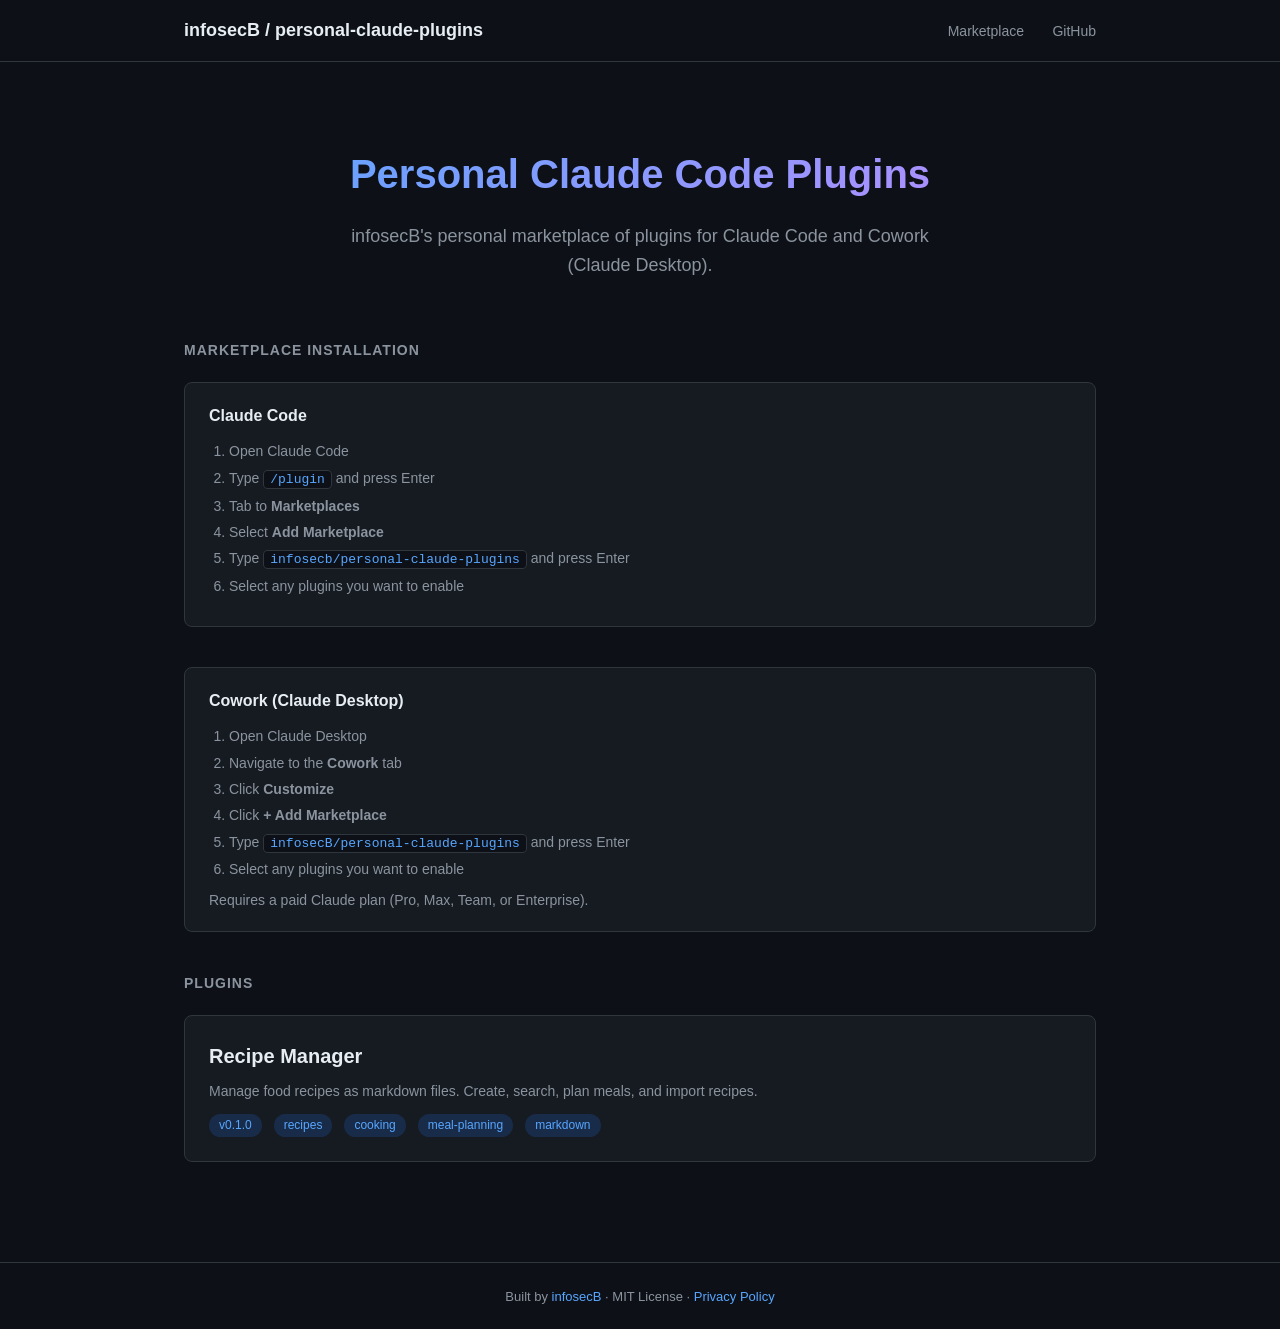
<file: docs/index.html>
<!DOCTYPE html>
<html lang="en">
<head>
  <meta charset="UTF-8">
  <meta name="viewport" content="width=device-width, initial-scale=1.0">
  <title>infosecB's Personal Claude Code Plugins</title>
  <link rel="stylesheet" href="style.css">
</head>
<body>
  <header>
    <div class="container">
      <a href="./" class="logo">infosecB / personal-claude-plugins</a>
      <nav>
        <a href="./">Marketplace</a>
        <a href="https://github.com/infosecB/personal-claude-plugins">GitHub</a>
      </nav>
    </div>
  </header>

  <main class="container">
    <div class="hero">
      <h1>Personal Claude Code Plugins</h1>
      <p>infosecB's personal marketplace of plugins for Claude Code and Cowork (Claude Desktop).</p>
    </div>

    <div class="section-title">Marketplace Installation</div>
    <div class="install-box">
      <h3>Claude Code</h3>
      <ol>
        <li>Open Claude Code</li>
        <li>Type <code>/plugin</code> and press Enter</li>
        <li>Tab to <strong>Marketplaces</strong></li>
        <li>Select <strong>Add Marketplace</strong></li>
        <li>Type <code>infosecb/personal-claude-plugins</code> and press Enter</li>
        <li>Select any plugins you want to enable</li>
      </ol>
    </div>
    <div class="install-box">
      <h3>Cowork (Claude Desktop)</h3>
      <ol>
        <li>Open Claude Desktop</li>
        <li>Navigate to the <strong>Cowork</strong> tab</li>
        <li>Click <strong>Customize</strong></li>
        <li>Click <strong>+ Add Marketplace</strong></li>
        <li>Type <code>infosecB/personal-claude-plugins</code> and press Enter</li>
        <li>Select any plugins you want to enable</li>
      </ol>
      <p>Requires a paid Claude plan (Pro, Max, Team, or Enterprise).</p>
    </div>

    <div class="section-title">Plugins</div>
    <div class="plugin-grid">
      <div class="plugin-card">
        <h3><a href="recipe-manager.html">Recipe Manager</a></h3>
        <p>Manage food recipes as markdown files. Create, search, plan meals, and import recipes.</p>
        <div class="plugin-meta">
          <span class="tag">v0.1.0</span>
          <span class="tag">recipes</span>
          <span class="tag">cooking</span>
          <span class="tag">meal-planning</span>
          <span class="tag">markdown</span>
        </div>
      </div>
    </div>
  </main>

  <footer>
    <div class="container">
      Built by <a href="https://github.com/infosecB">infosecB</a> &middot; MIT License &middot; <a href="privacy.html">Privacy Policy</a>
    </div>
  </footer>
</body>
</html>
</file>
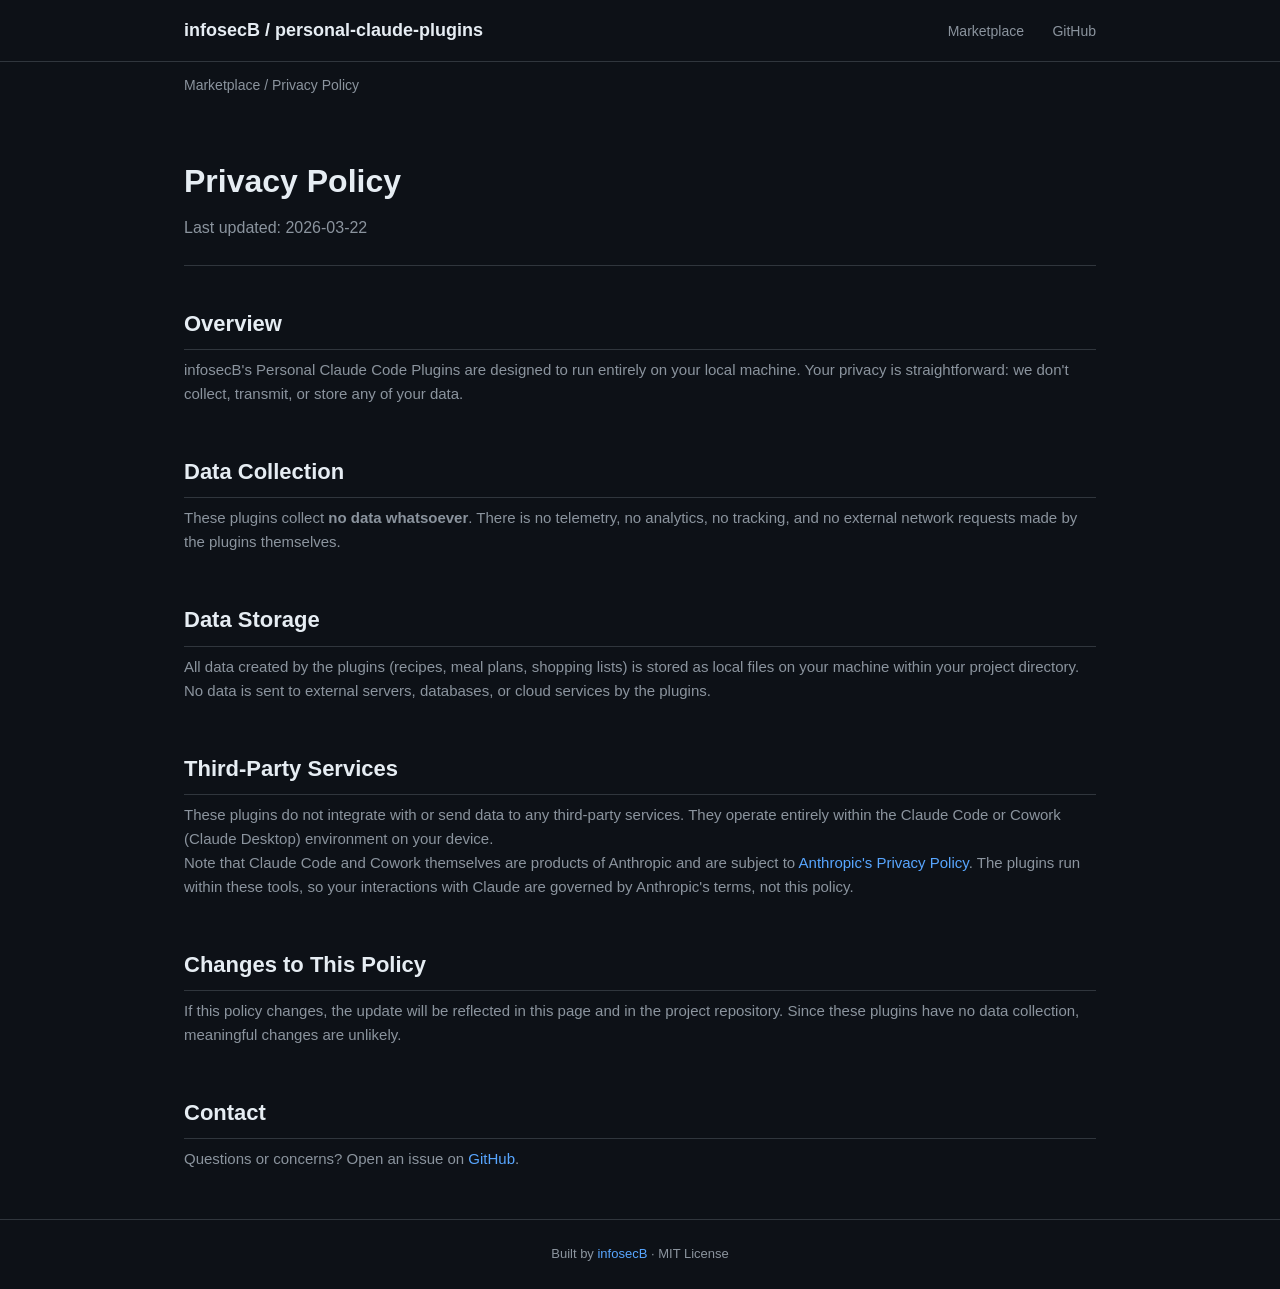
<file: docs/privacy.html>
<!DOCTYPE html>
<html lang="en">
<head>
  <meta charset="UTF-8">
  <meta name="viewport" content="width=device-width, initial-scale=1.0">
  <title>Privacy Policy - infosecB's Personal Claude Code Plugins</title>
  <link rel="stylesheet" href="style.css">
</head>
<body>
  <header>
    <div class="container">
      <a href="./" class="logo">infosecB / personal-claude-plugins</a>
      <nav>
        <a href="./">Marketplace</a>
        <a href="https://github.com/infosecB/personal-claude-plugins">GitHub</a>
      </nav>
    </div>
  </header>

  <main class="container">
    <div class="breadcrumb">
      <a href="./">Marketplace</a> / Privacy Policy
    </div>

    <div class="page-header">
      <h1>Privacy Policy</h1>
      <p>Last updated: 2026-03-22</p>
    </div>

    <div class="skill-section">
      <h2>Overview</h2>
      <p>infosecB's Personal Claude Code Plugins are designed to run entirely on your local machine. Your privacy is straightforward: we don't collect, transmit, or store any of your data.</p>
    </div>

    <div class="skill-section">
      <h2>Data Collection</h2>
      <p>These plugins collect <strong>no data whatsoever</strong>. There is no telemetry, no analytics, no tracking, and no external network requests made by the plugins themselves.</p>
    </div>

    <div class="skill-section">
      <h2>Data Storage</h2>
      <p>All data created by the plugins (recipes, meal plans, shopping lists) is stored as local files on your machine within your project directory. No data is sent to external servers, databases, or cloud services by the plugins.</p>
    </div>

    <div class="skill-section">
      <h2>Third-Party Services</h2>
      <p>These plugins do not integrate with or send data to any third-party services. They operate entirely within the Claude Code or Cowork (Claude Desktop) environment on your device.</p>
      <p>Note that Claude Code and Cowork themselves are products of Anthropic and are subject to <a href="https://www.anthropic.com/privacy">Anthropic's Privacy Policy</a>. The plugins run within these tools, so your interactions with Claude are governed by Anthropic's terms, not this policy.</p>
    </div>

    <div class="skill-section">
      <h2>Changes to This Policy</h2>
      <p>If this policy changes, the update will be reflected in this page and in the project repository. Since these plugins have no data collection, meaningful changes are unlikely.</p>
    </div>

    <div class="skill-section">
      <h2>Contact</h2>
      <p>Questions or concerns? Open an issue on <a href="https://github.com/infosecB/personal-claude-plugins/issues">GitHub</a>.</p>
    </div>
  </main>

  <footer>
    <div class="container">
      Built by <a href="https://github.com/infosecB">infosecB</a> &middot; MIT License
    </div>
  </footer>
</body>
</html>
</file>
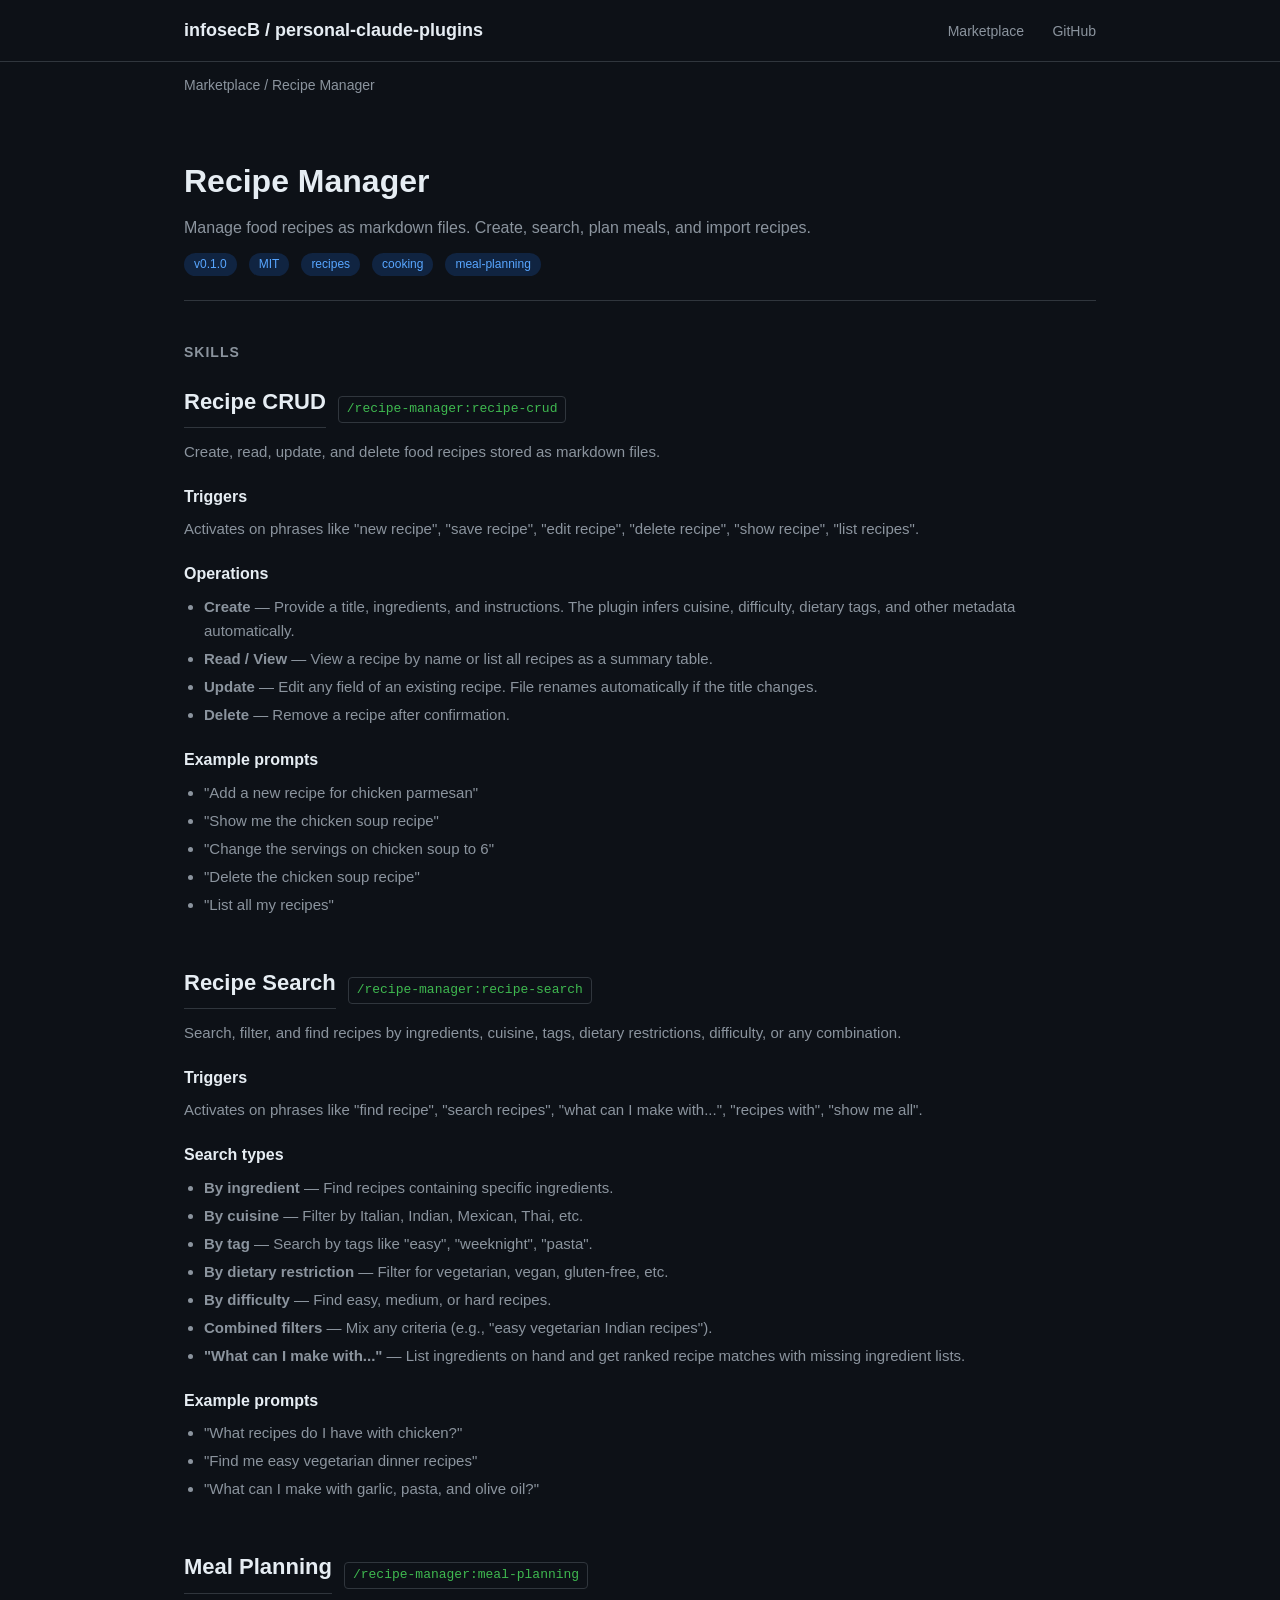
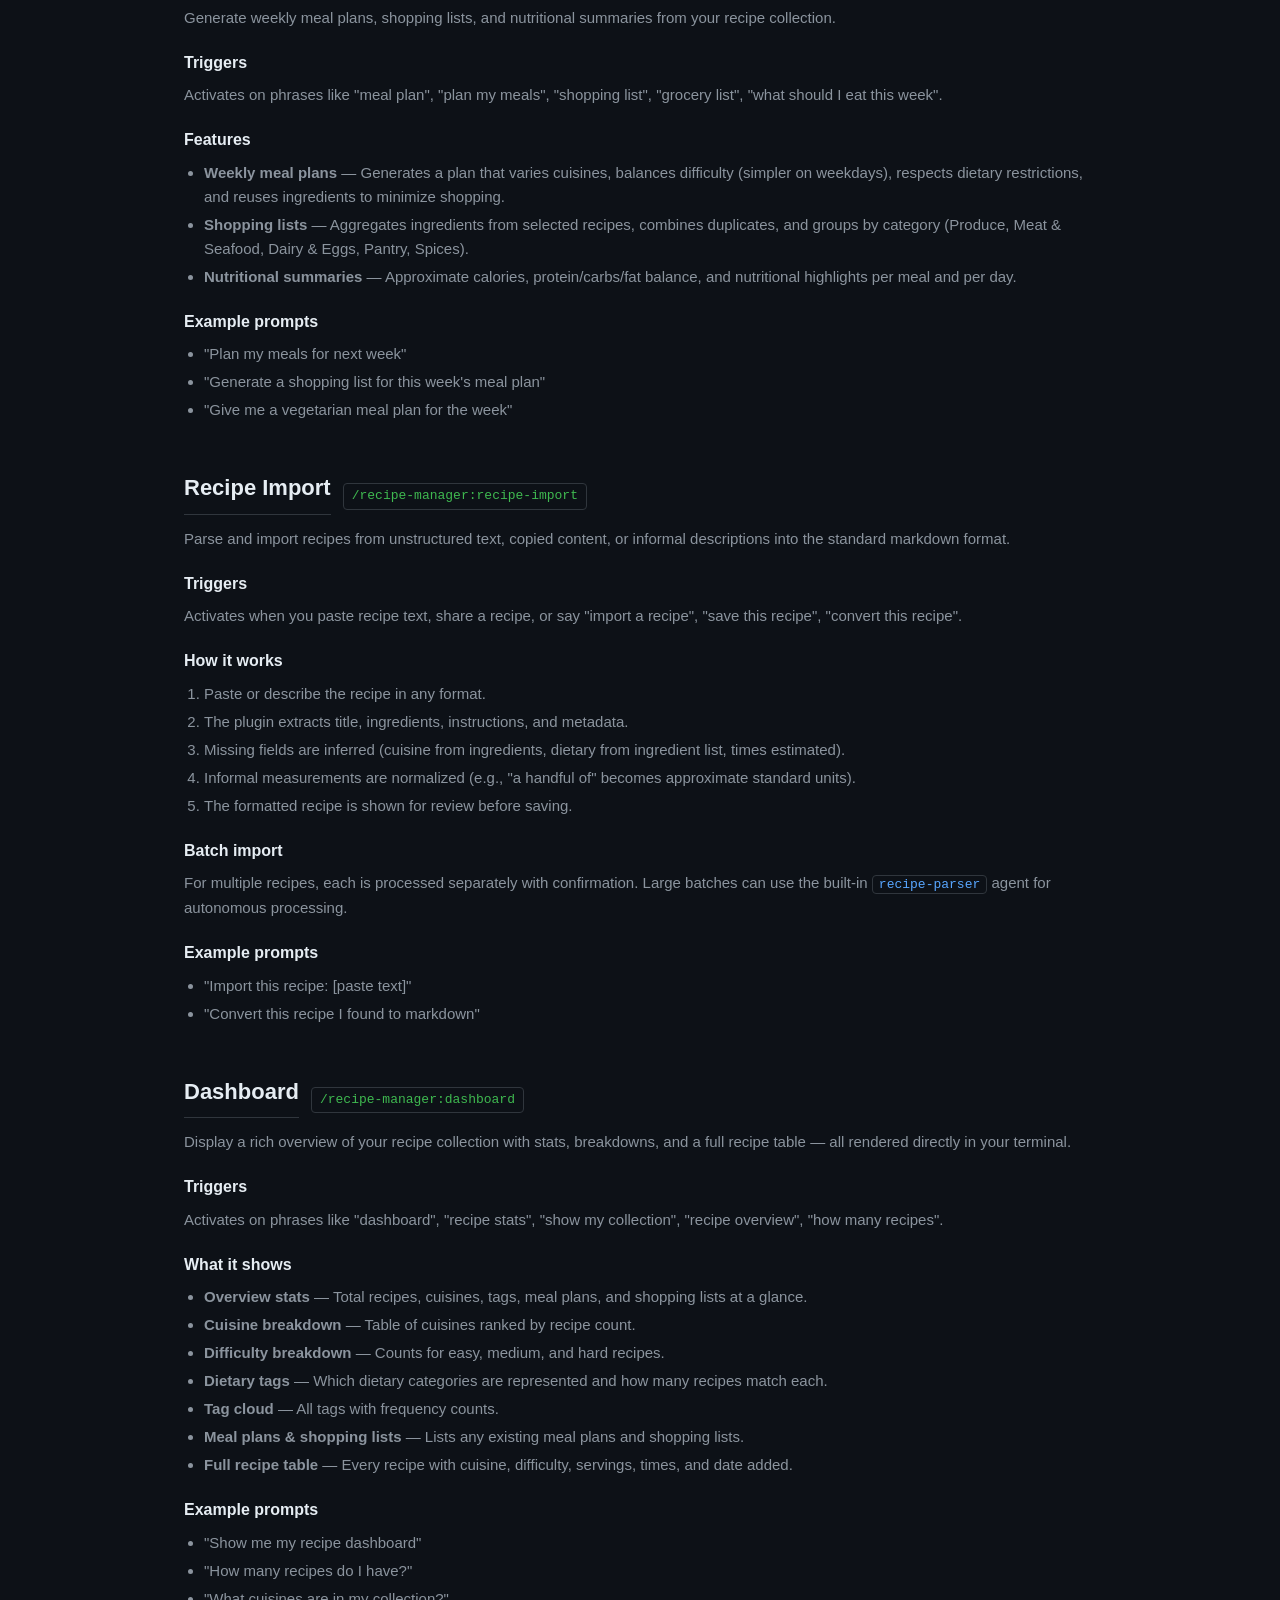
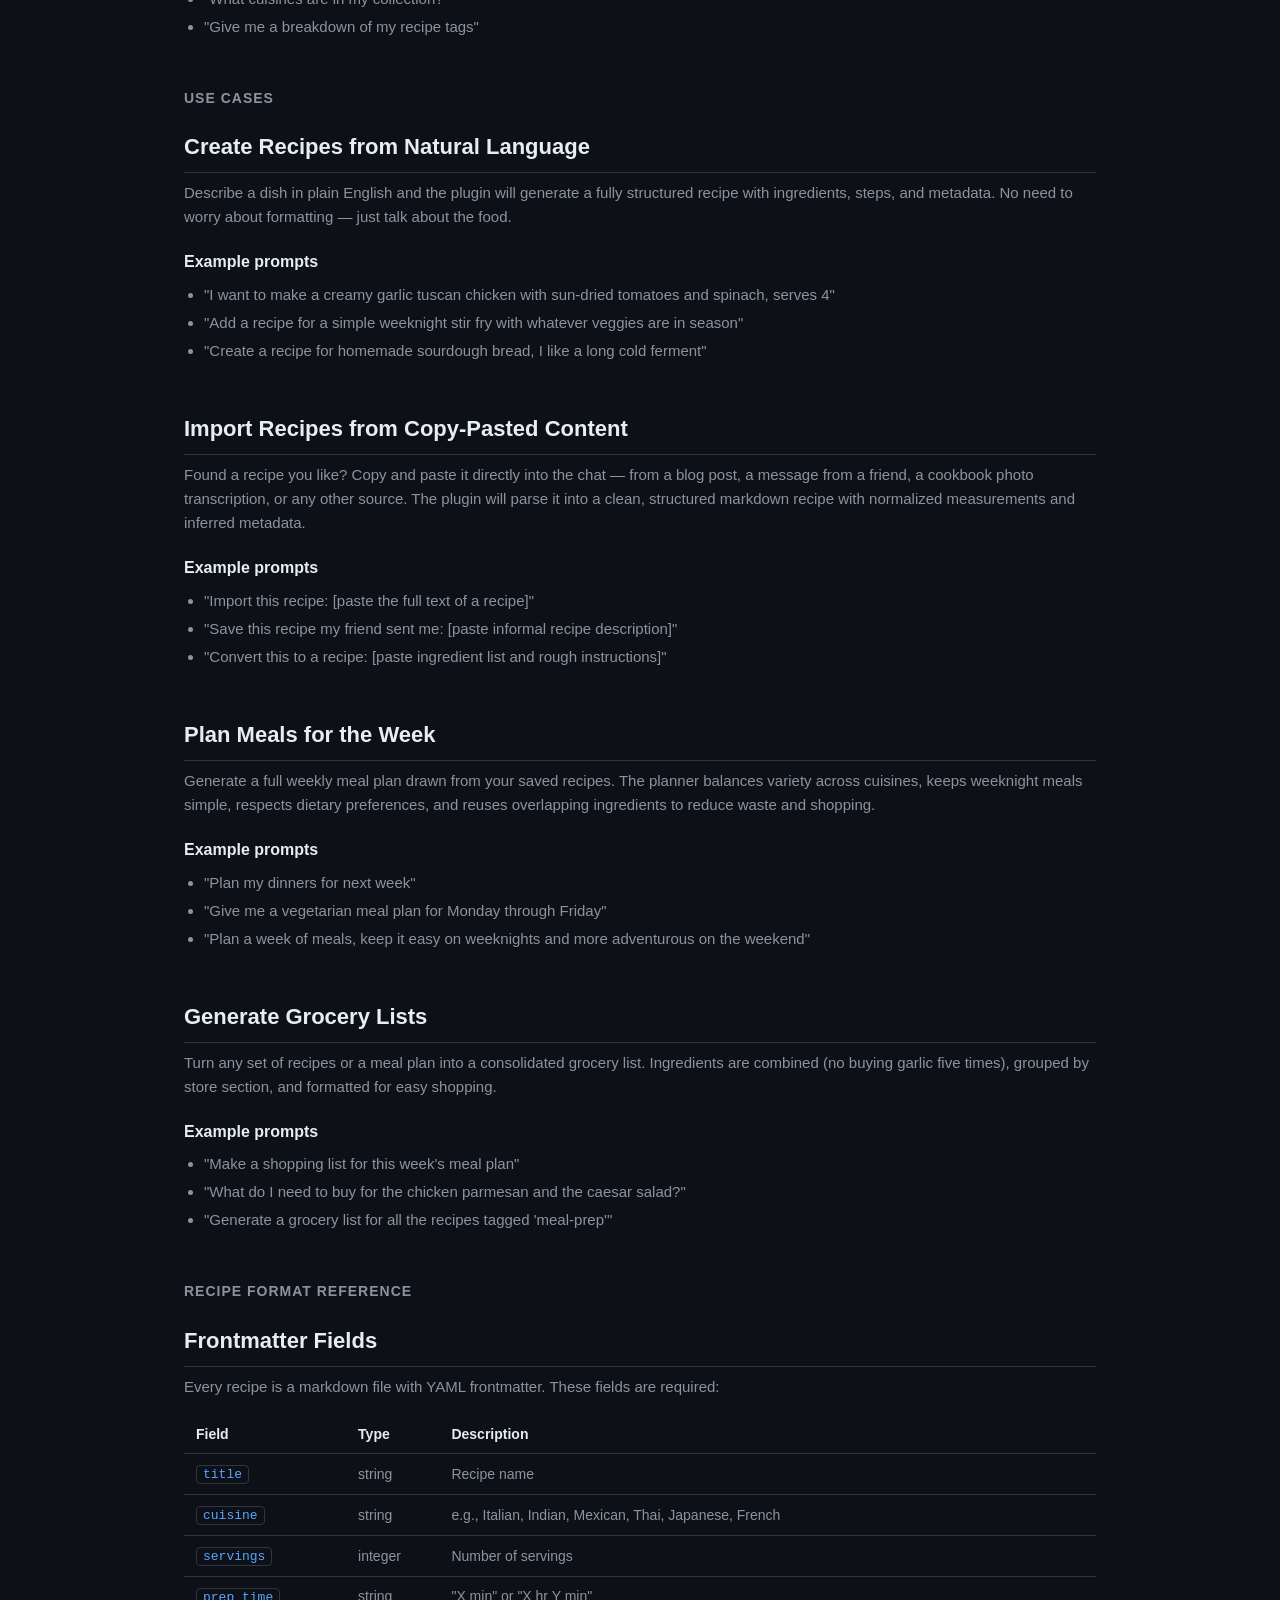
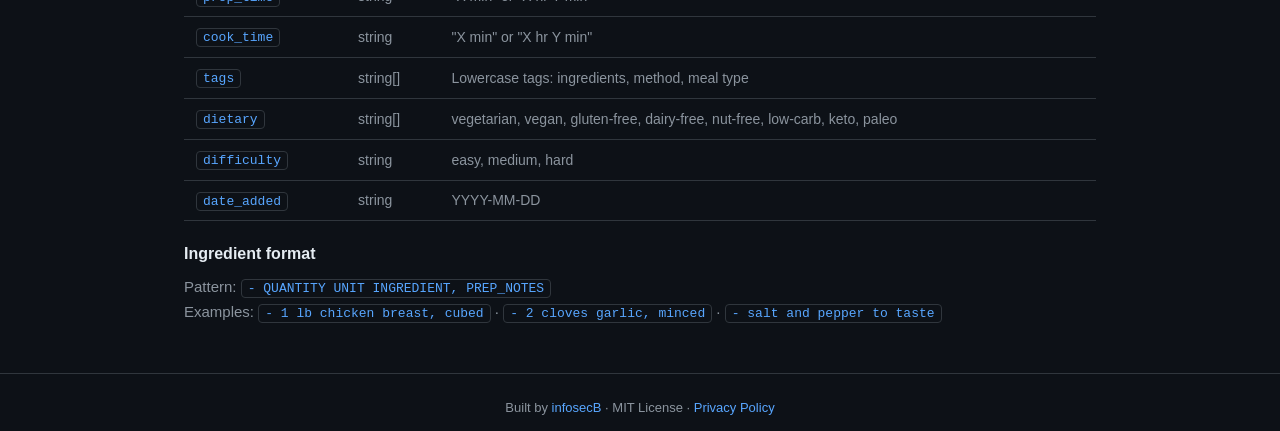
<file: docs/recipe-manager.html>
<!DOCTYPE html>
<html lang="en">
<head>
  <meta charset="UTF-8">
  <meta name="viewport" content="width=device-width, initial-scale=1.0">
  <title>Recipe Manager - infosecB's Personal Claude Code Plugins</title>
  <link rel="stylesheet" href="style.css">
</head>
<body>
  <header>
    <div class="container">
      <a href="./" class="logo">infosecB / personal-claude-plugins</a>
      <nav>
        <a href="./">Marketplace</a>
        <a href="https://github.com/infosecB/personal-claude-plugins">GitHub</a>
      </nav>
    </div>
  </header>

  <main class="container">
    <div class="breadcrumb">
      <a href="./">Marketplace</a> / Recipe Manager
    </div>

    <div class="page-header">
      <h1>Recipe Manager</h1>
      <p>Manage food recipes as markdown files. Create, search, plan meals, and import recipes.</p>
      <div class="plugin-meta" style="margin-top: 12px;">
        <span class="tag">v0.1.0</span>
        <span class="tag">MIT</span>
        <span class="tag">recipes</span>
        <span class="tag">cooking</span>
        <span class="tag">meal-planning</span>
      </div>
    </div>

    <!-- Skills -->
    <div class="section-title">Skills</div>

    <!-- Recipe CRUD -->
    <div class="skill-section">
      <div class="skill-header">
        <h2>Recipe CRUD</h2>
        <span class="skill-invoke">/recipe-manager:recipe-crud</span>
      </div>
      <p>Create, read, update, and delete food recipes stored as markdown files.</p>

      <h3>Triggers</h3>
      <p>Activates on phrases like "new recipe", "save recipe", "edit recipe", "delete recipe", "show recipe", "list recipes".</p>

      <h3>Operations</h3>
      <ul>
        <li><strong>Create</strong> &mdash; Provide a title, ingredients, and instructions. The plugin infers cuisine, difficulty, dietary tags, and other metadata automatically.</li>
        <li><strong>Read / View</strong> &mdash; View a recipe by name or list all recipes as a summary table.</li>
        <li><strong>Update</strong> &mdash; Edit any field of an existing recipe. File renames automatically if the title changes.</li>
        <li><strong>Delete</strong> &mdash; Remove a recipe after confirmation.</li>
      </ul>

      <h3>Example prompts</h3>
      <ul>
        <li>"Add a new recipe for chicken parmesan"</li>
        <li>"Show me the chicken soup recipe"</li>
        <li>"Change the servings on chicken soup to 6"</li>
        <li>"Delete the chicken soup recipe"</li>
        <li>"List all my recipes"</li>
      </ul>
    </div>

    <!-- Recipe Search -->
    <div class="skill-section">
      <div class="skill-header">
        <h2>Recipe Search</h2>
        <span class="skill-invoke">/recipe-manager:recipe-search</span>
      </div>
      <p>Search, filter, and find recipes by ingredients, cuisine, tags, dietary restrictions, difficulty, or any combination.</p>

      <h3>Triggers</h3>
      <p>Activates on phrases like "find recipe", "search recipes", "what can I make with...", "recipes with", "show me all".</p>

      <h3>Search types</h3>
      <ul>
        <li><strong>By ingredient</strong> &mdash; Find recipes containing specific ingredients.</li>
        <li><strong>By cuisine</strong> &mdash; Filter by Italian, Indian, Mexican, Thai, etc.</li>
        <li><strong>By tag</strong> &mdash; Search by tags like "easy", "weeknight", "pasta".</li>
        <li><strong>By dietary restriction</strong> &mdash; Filter for vegetarian, vegan, gluten-free, etc.</li>
        <li><strong>By difficulty</strong> &mdash; Find easy, medium, or hard recipes.</li>
        <li><strong>Combined filters</strong> &mdash; Mix any criteria (e.g., "easy vegetarian Indian recipes").</li>
        <li><strong>"What can I make with..."</strong> &mdash; List ingredients on hand and get ranked recipe matches with missing ingredient lists.</li>
      </ul>

      <h3>Example prompts</h3>
      <ul>
        <li>"What recipes do I have with chicken?"</li>
        <li>"Find me easy vegetarian dinner recipes"</li>
        <li>"What can I make with garlic, pasta, and olive oil?"</li>
      </ul>
    </div>

    <!-- Meal Planning -->
    <div class="skill-section">
      <div class="skill-header">
        <h2>Meal Planning</h2>
        <span class="skill-invoke">/recipe-manager:meal-planning</span>
      </div>
      <p>Generate weekly meal plans, shopping lists, and nutritional summaries from your recipe collection.</p>

      <h3>Triggers</h3>
      <p>Activates on phrases like "meal plan", "plan my meals", "shopping list", "grocery list", "what should I eat this week".</p>

      <h3>Features</h3>
      <ul>
        <li><strong>Weekly meal plans</strong> &mdash; Generates a plan that varies cuisines, balances difficulty (simpler on weekdays), respects dietary restrictions, and reuses ingredients to minimize shopping.</li>
        <li><strong>Shopping lists</strong> &mdash; Aggregates ingredients from selected recipes, combines duplicates, and groups by category (Produce, Meat &amp; Seafood, Dairy &amp; Eggs, Pantry, Spices).</li>
        <li><strong>Nutritional summaries</strong> &mdash; Approximate calories, protein/carbs/fat balance, and nutritional highlights per meal and per day.</li>
      </ul>

      <h3>Example prompts</h3>
      <ul>
        <li>"Plan my meals for next week"</li>
        <li>"Generate a shopping list for this week's meal plan"</li>
        <li>"Give me a vegetarian meal plan for the week"</li>
      </ul>
    </div>

    <!-- Recipe Import -->
    <div class="skill-section">
      <div class="skill-header">
        <h2>Recipe Import</h2>
        <span class="skill-invoke">/recipe-manager:recipe-import</span>
      </div>
      <p>Parse and import recipes from unstructured text, copied content, or informal descriptions into the standard markdown format.</p>

      <h3>Triggers</h3>
      <p>Activates when you paste recipe text, share a recipe, or say "import a recipe", "save this recipe", "convert this recipe".</p>

      <h3>How it works</h3>
      <ol>
        <li>Paste or describe the recipe in any format.</li>
        <li>The plugin extracts title, ingredients, instructions, and metadata.</li>
        <li>Missing fields are inferred (cuisine from ingredients, dietary from ingredient list, times estimated).</li>
        <li>Informal measurements are normalized (e.g., "a handful of" becomes approximate standard units).</li>
        <li>The formatted recipe is shown for review before saving.</li>
      </ol>

      <h3>Batch import</h3>
      <p>For multiple recipes, each is processed separately with confirmation. Large batches can use the built-in <code>recipe-parser</code> agent for autonomous processing.</p>

      <h3>Example prompts</h3>
      <ul>
        <li>"Import this recipe: [paste text]"</li>
        <li>"Convert this recipe I found to markdown"</li>
      </ul>
    </div>

    <!-- Dashboard -->
    <div class="skill-section">
      <div class="skill-header">
        <h2>Dashboard</h2>
        <span class="skill-invoke">/recipe-manager:dashboard</span>
      </div>
      <p>Display a rich overview of your recipe collection with stats, breakdowns, and a full recipe table &mdash; all rendered directly in your terminal.</p>

      <h3>Triggers</h3>
      <p>Activates on phrases like "dashboard", "recipe stats", "show my collection", "recipe overview", "how many recipes".</p>

      <h3>What it shows</h3>
      <ul>
        <li><strong>Overview stats</strong> &mdash; Total recipes, cuisines, tags, meal plans, and shopping lists at a glance.</li>
        <li><strong>Cuisine breakdown</strong> &mdash; Table of cuisines ranked by recipe count.</li>
        <li><strong>Difficulty breakdown</strong> &mdash; Counts for easy, medium, and hard recipes.</li>
        <li><strong>Dietary tags</strong> &mdash; Which dietary categories are represented and how many recipes match each.</li>
        <li><strong>Tag cloud</strong> &mdash; All tags with frequency counts.</li>
        <li><strong>Meal plans &amp; shopping lists</strong> &mdash; Lists any existing meal plans and shopping lists.</li>
        <li><strong>Full recipe table</strong> &mdash; Every recipe with cuisine, difficulty, servings, times, and date added.</li>
      </ul>

      <h3>Example prompts</h3>
      <ul>
        <li>"Show me my recipe dashboard"</li>
        <li>"How many recipes do I have?"</li>
        <li>"What cuisines are in my collection?"</li>
        <li>"Give me a breakdown of my recipe tags"</li>
      </ul>
    </div>

    <!-- Use Cases -->
    <div class="section-title">Use Cases</div>

    <div class="skill-section">
      <h2>Create Recipes from Natural Language</h2>
      <p>Describe a dish in plain English and the plugin will generate a fully structured recipe with ingredients, steps, and metadata. No need to worry about formatting &mdash; just talk about the food.</p>
      <h3>Example prompts</h3>
      <ul>
        <li>"I want to make a creamy garlic tuscan chicken with sun-dried tomatoes and spinach, serves 4"</li>
        <li>"Add a recipe for a simple weeknight stir fry with whatever veggies are in season"</li>
        <li>"Create a recipe for homemade sourdough bread, I like a long cold ferment"</li>
      </ul>
    </div>

    <div class="skill-section">
      <h2>Import Recipes from Copy-Pasted Content</h2>
      <p>Found a recipe you like? Copy and paste it directly into the chat &mdash; from a blog post, a message from a friend, a cookbook photo transcription, or any other source. The plugin will parse it into a clean, structured markdown recipe with normalized measurements and inferred metadata.</p>
      <h3>Example prompts</h3>
      <ul>
        <li>"Import this recipe: [paste the full text of a recipe]"</li>
        <li>"Save this recipe my friend sent me: [paste informal recipe description]"</li>
        <li>"Convert this to a recipe: [paste ingredient list and rough instructions]"</li>
      </ul>
    </div>

    <div class="skill-section">
      <h2>Plan Meals for the Week</h2>
      <p>Generate a full weekly meal plan drawn from your saved recipes. The planner balances variety across cuisines, keeps weeknight meals simple, respects dietary preferences, and reuses overlapping ingredients to reduce waste and shopping.</p>
      <h3>Example prompts</h3>
      <ul>
        <li>"Plan my dinners for next week"</li>
        <li>"Give me a vegetarian meal plan for Monday through Friday"</li>
        <li>"Plan a week of meals, keep it easy on weeknights and more adventurous on the weekend"</li>
      </ul>
    </div>

    <div class="skill-section">
      <h2>Generate Grocery Lists</h2>
      <p>Turn any set of recipes or a meal plan into a consolidated grocery list. Ingredients are combined (no buying garlic five times), grouped by store section, and formatted for easy shopping.</p>
      <h3>Example prompts</h3>
      <ul>
        <li>"Make a shopping list for this week's meal plan"</li>
        <li>"What do I need to buy for the chicken parmesan and the caesar salad?"</li>
        <li>"Generate a grocery list for all the recipes tagged 'meal-prep'"</li>
      </ul>
    </div>

    <!-- Recipe Format Reference -->
    <div class="section-title">Recipe Format Reference</div>
    <div class="skill-section">
      <h2>Frontmatter Fields</h2>
      <p>Every recipe is a markdown file with YAML frontmatter. These fields are required:</p>

      <table class="format-table">
        <thead>
          <tr><th>Field</th><th>Type</th><th>Description</th></tr>
        </thead>
        <tbody>
          <tr><td><code>title</code></td><td>string</td><td>Recipe name</td></tr>
          <tr><td><code>cuisine</code></td><td>string</td><td>e.g., Italian, Indian, Mexican, Thai, Japanese, French</td></tr>
          <tr><td><code>servings</code></td><td>integer</td><td>Number of servings</td></tr>
          <tr><td><code>prep_time</code></td><td>string</td><td>"X min" or "X hr Y min"</td></tr>
          <tr><td><code>cook_time</code></td><td>string</td><td>"X min" or "X hr Y min"</td></tr>
          <tr><td><code>tags</code></td><td>string[]</td><td>Lowercase tags: ingredients, method, meal type</td></tr>
          <tr><td><code>dietary</code></td><td>string[]</td><td>vegetarian, vegan, gluten-free, dairy-free, nut-free, low-carb, keto, paleo</td></tr>
          <tr><td><code>difficulty</code></td><td>string</td><td>easy, medium, hard</td></tr>
          <tr><td><code>date_added</code></td><td>string</td><td>YYYY-MM-DD</td></tr>
        </tbody>
      </table>

      <h3>Ingredient format</h3>
      <p>Pattern: <code>- QUANTITY UNIT INGREDIENT, PREP_NOTES</code></p>
      <p>Examples: <code>- 1 lb chicken breast, cubed</code> &middot; <code>- 2 cloves garlic, minced</code> &middot; <code>- salt and pepper to taste</code></p>
    </div>
  </main>

  <footer>
    <div class="container">
      Built by <a href="https://github.com/infosecB">infosecB</a> &middot; MIT License &middot; <a href="privacy.html">Privacy Policy</a>
    </div>
  </footer>
</body>
</html>
</file>
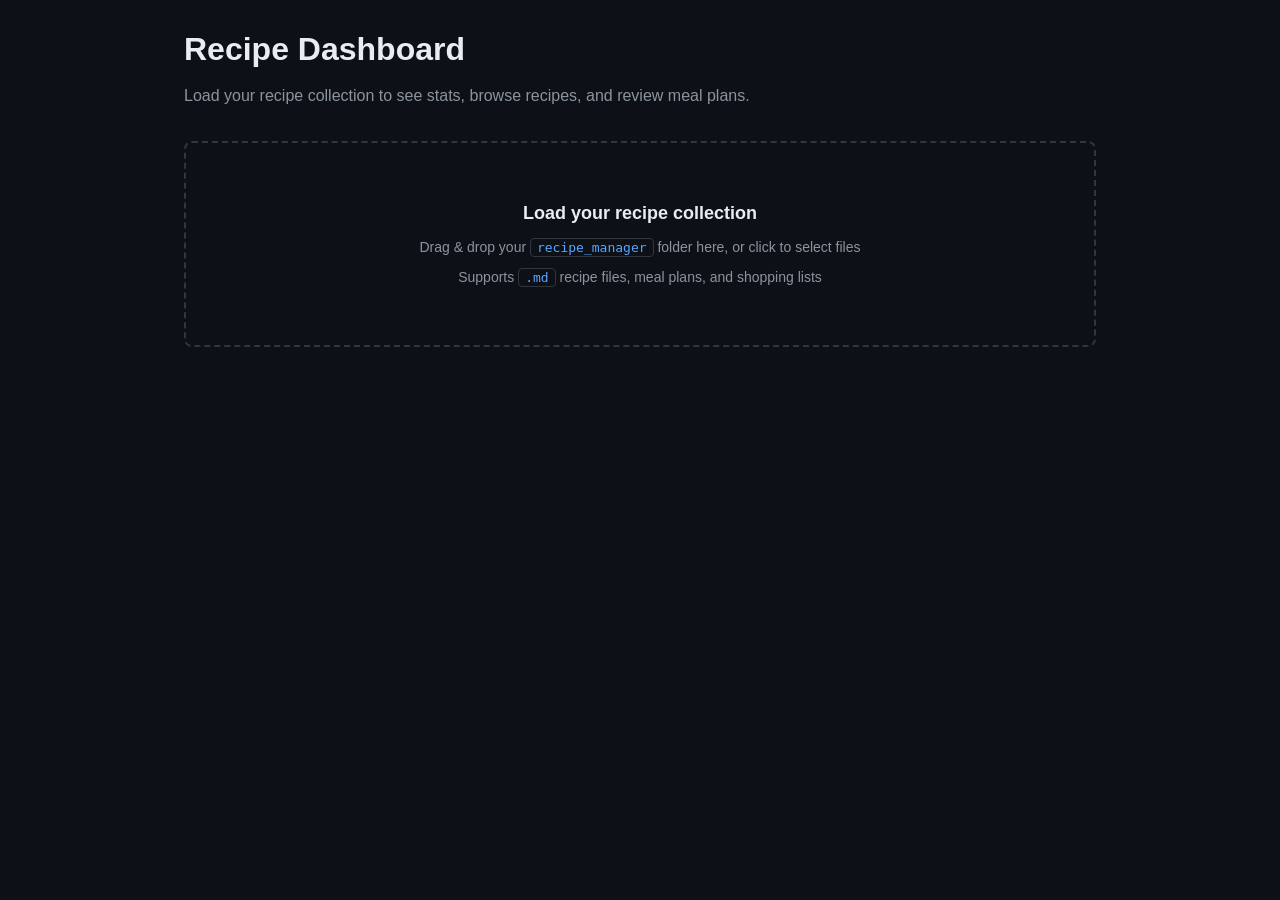
<file: recipe_manager/skills/dashboard/dashboard.html>
<!DOCTYPE html>
<html lang="en">
<head>
  <meta charset="UTF-8">
  <meta name="viewport" content="width=device-width, initial-scale=1.0">
  <title>Recipe Dashboard</title>
  <style>
    :root {
      --bg: #0d1117;
      --surface: #161b22;
      --border: #30363d;
      --text: #e6edf3;
      --text-muted: #8b949e;
      --accent: #58a6ff;
      --accent-hover: #79c0ff;
      --tag-bg: #1f6feb33;
      --tag-text: #58a6ff;
    }

    * { margin: 0; padding: 0; box-sizing: border-box; }

    body {
      font-family: -apple-system, BlinkMacSystemFont, 'Segoe UI', Helvetica, Arial, sans-serif;
      background: var(--bg);
      color: var(--text);
      line-height: 1.6;
      padding: 24px;
      max-width: 960px;
      margin: 0 auto;
    }

    a { color: var(--accent); text-decoration: none; }
    a:hover { color: var(--accent-hover); text-decoration: underline; }
    code {
      background: var(--bg);
      border: 1px solid var(--border);
      padding: 1px 6px;
      border-radius: 4px;
      font-size: 13px;
      font-family: 'SF Mono', 'Fira Code', monospace;
      color: var(--accent);
    }

    h1 { font-size: 32px; font-weight: 700; margin-bottom: 8px; }
    .subtitle { color: var(--text-muted); font-size: 16px; margin-bottom: 32px; }
    .section-title {
      font-size: 14px; font-weight: 600; text-transform: uppercase;
      letter-spacing: 1px; color: var(--text-muted); margin-bottom: 16px; margin-top: 32px;
    }

    /* Drop zone */
    .drop-zone {
      border: 2px dashed var(--border); border-radius: 8px; padding: 48px 24px;
      text-align: center; color: var(--text-muted); cursor: pointer;
      transition: border-color 0.2s, background 0.2s; margin-bottom: 32px;
    }
    .drop-zone:hover, .drop-zone.drag-over { border-color: var(--accent); background: rgba(88, 166, 255, 0.05); }
    .drop-zone p { margin: 8px 0; font-size: 14px; }
    .drop-zone .drop-title { font-size: 18px; font-weight: 600; color: var(--text); }
    .drop-zone input[type="file"] { display: none; }

    /* Tabs */
    .tabs {
      display: flex; gap: 0; border-bottom: 1px solid var(--border); margin-bottom: 32px;
    }
    .tab {
      padding: 12px 24px; font-size: 14px; font-weight: 600; color: var(--text-muted);
      cursor: pointer; border-bottom: 2px solid transparent; transition: color 0.2s, border-color 0.2s;
      user-select: none;
    }
    .tab:hover { color: var(--text); }
    .tab.active { color: var(--accent); border-bottom-color: var(--accent); }
    .tab .tab-count {
      display: inline-block; background: var(--tag-bg); color: var(--tag-text);
      padding: 0 8px; border-radius: 10px; font-size: 12px; margin-left: 8px; font-weight: 400;
    }
    .tab-panel { display: none; }
    .tab-panel.active { display: block; }

    /* Search */
    .search-bar {
      width: 100%; padding: 10px 16px; background: var(--surface);
      border: 1px solid var(--border); border-radius: 8px; color: var(--text);
      font-size: 14px; margin-bottom: 16px; outline: none; transition: border-color 0.2s;
    }
    .search-bar:focus { border-color: var(--accent); }
    .search-bar::placeholder { color: var(--text-muted); }

    /* Table */
    .recipe-table { width: 100%; border-collapse: collapse; font-size: 14px; }
    .recipe-table th, .recipe-table td {
      text-align: left; padding: 10px 12px; border-bottom: 1px solid var(--border);
    }
    .recipe-table th {
      color: var(--text-muted); font-weight: 600; font-size: 12px;
      text-transform: uppercase; letter-spacing: 0.5px; cursor: pointer;
    }
    .recipe-table th:hover { color: var(--text); }
    .td-muted { color: var(--text-muted); }

    /* Cards */
    .card {
      background: var(--surface); border: 1px solid var(--border);
      border-radius: 8px; padding: 20px; margin-bottom: 16px;
    }
    .card h3 { font-size: 16px; margin-bottom: 12px; color: var(--text); }
    .card p { color: var(--text-muted); font-size: 14px; margin-top: 4px; }
    .card ul { padding-left: 20px; margin: 8px 0; }
    .card li { color: var(--text-muted); font-size: 14px; margin-bottom: 4px; }

    /* Markdown tables */
    .md-table {
      width: 100%; border-collapse: collapse; font-size: 14px; margin: 12px 0;
    }
    .md-table th, .md-table td {
      text-align: left; padding: 8px 12px; border-bottom: 1px solid var(--border);
    }
    .md-table th { color: var(--text); font-weight: 600; }
    .md-table td { color: var(--text-muted); }
    .card h4, .card h5 { font-size: 15px; margin: 16px 0 8px; color: var(--text); }
    .card hr { border: none; border-top: 1px solid var(--border); margin: 16px 0; }

    .reload-btn {
      background: none; border: 1px solid var(--border); color: var(--text-muted);
      padding: 6px 14px; border-radius: 6px; font-size: 13px; cursor: pointer;
      transition: color 0.2s, border-color 0.2s; white-space: nowrap; flex-shrink: 0;
    }
    .reload-btn:hover { color: var(--text); border-color: var(--text-muted); }

    .dashboard-content { display: none; }
    .dashboard-content.visible { display: block; }
    .empty-state { text-align: center; padding: 40px 20px; color: var(--text-muted); font-size: 14px; }

    /* Clickable rows */
    .recipe-table tbody tr { cursor: pointer; transition: background 0.15s; }
    .recipe-table tbody tr:hover { background: rgba(88, 166, 255, 0.06); }

    /* Recipe detail overlay */
    .recipe-detail-overlay {
      display: none; position: fixed; inset: 0; background: rgba(0,0,0,0.6);
      z-index: 100; justify-content: center; align-items: flex-start; padding: 48px 24px;
      overflow-y: auto;
    }
    .recipe-detail-overlay.visible { display: flex; }
    .recipe-detail {
      background: var(--surface); border: 1px solid var(--border); border-radius: 12px;
      padding: 32px; max-width: 700px; width: 100%; position: relative;
    }
    .recipe-detail-close {
      position: absolute; top: 16px; right: 16px; background: none; border: none;
      color: var(--text-muted); font-size: 24px; cursor: pointer; line-height: 1;
      padding: 4px 8px; border-radius: 4px; transition: color 0.2s, background 0.2s;
    }
    .recipe-detail-close:hover { color: var(--text); background: rgba(255,255,255,0.05); }
    .recipe-detail h2 { font-size: 24px; font-weight: 700; margin-bottom: 8px; padding-right: 40px; }
    .recipe-detail .meta-row {
      display: flex; flex-wrap: wrap; gap: 8px; margin-bottom: 20px;
    }
    .recipe-detail .meta-tag {
      display: inline-block; background: var(--tag-bg); color: var(--tag-text);
      padding: 2px 10px; border-radius: 12px; font-size: 12px;
    }
    .recipe-detail .meta-info {
      display: grid; grid-template-columns: repeat(auto-fit, minmax(120px, 1fr));
      gap: 12px; margin-bottom: 24px; padding: 16px; background: var(--bg);
      border-radius: 8px; border: 1px solid var(--border);
    }
    .recipe-detail .meta-info-item { text-align: center; }
    .recipe-detail .meta-info-value { font-size: 16px; font-weight: 600; color: var(--text); }
    .recipe-detail .meta-info-label {
      font-size: 11px; color: var(--text-muted); text-transform: uppercase;
      letter-spacing: 0.5px; margin-top: 2px;
    }
    .recipe-detail h3 {
      font-size: 16px; font-weight: 600; color: var(--text); margin: 20px 0 10px;
      padding-bottom: 6px; border-bottom: 1px solid var(--border);
    }
    .recipe-detail ul { padding-left: 20px; margin: 8px 0; }
    .recipe-detail li { color: var(--text-muted); font-size: 14px; margin-bottom: 6px; }
    .recipe-detail ol { padding-left: 20px; margin: 8px 0; }
    .recipe-detail ol li { color: var(--text-muted); font-size: 14px; margin-bottom: 10px; line-height: 1.5; }
    .recipe-detail .notes { color: var(--text-muted); font-size: 14px; font-style: italic; }
    .recipe-detail .md-table th, .recipe-detail .md-table td { font-size: 14px; }
    .recipe-detail h4 { font-size: 15px; font-weight: 600; color: var(--text); margin: 16px 0 8px; }
    .recipe-detail hr { border: none; border-top: 1px solid var(--border); margin: 16px 0; }
    .recipe-detail-print {
      display: inline-block; margin-top: 20px; padding: 8px 20px; background: var(--accent);
      color: var(--bg); border: none; border-radius: 6px; font-size: 14px; font-weight: 600;
      cursor: pointer; transition: background 0.2s;
    }
    .recipe-detail-print:hover { background: var(--accent-hover); }

    @media print {
      body { background: #fff; color: #000; padding: 0; }
      .drop-zone, .dashboard-content, header, .subtitle, h1 { display: none !important; }
      .recipe-detail-overlay {
        display: block !important; position: static; background: none; padding: 0; overflow: visible;
      }
      .recipe-detail {
        background: #fff; border: none; padding: 0; max-width: 100%;
        box-shadow: none; border-radius: 0;
      }
      .recipe-detail-close, .recipe-detail-print { display: none !important; }
      .recipe-detail h2 { color: #000; padding-right: 0; }
      .recipe-detail h3 { color: #000; border-bottom-color: #ccc; }
      .recipe-detail li, .recipe-detail .notes, .recipe-detail p { color: #333; }
      .recipe-detail .meta-row { gap: 6px; }
      .recipe-detail .meta-tag {
        background: #eee; color: #333; border: 1px solid #ccc;
      }
      .recipe-detail .meta-info {
        background: #f8f8f8; border-color: #ccc;
      }
      .recipe-detail .meta-info-value { color: #000; }
      .recipe-detail .meta-info-label { color: #666; }
    }
  </style>
</head>
<body>
  <h1>Recipe Dashboard</h1>
  <p class="subtitle">Load your recipe collection to see stats, browse recipes, and review meal plans.</p>

  <!-- Drop zone -->
  <div class="drop-zone" id="dropZone">
    <p class="drop-title">Load your recipe collection</p>
    <p>Drag &amp; drop your <code>recipe_manager</code> folder here, or click to select files</p>
    <p>Supports <code>.md</code> recipe files, meal plans, and shopping lists</p>
    <input type="file" id="fileInput" multiple webkitdirectory>
  </div>

  <!-- Dashboard (hidden until files loaded) -->
  <div class="dashboard-content" id="dashboard">

    <!-- Tabs + reload -->
    <div style="display:flex; align-items:center; justify-content:space-between; margin-bottom:0;">
      <div class="tabs" id="tabs" style="margin-bottom:0; flex:1;">
        <div class="tab active" data-tab="recipes">Recipes <span class="tab-count" id="recipeCount">0</span></div>
        <div class="tab" data-tab="meal-plans">Meal Plans <span class="tab-count" id="mealPlanCount">0</span></div>
        <div class="tab" data-tab="shopping-lists">Shopping Lists <span class="tab-count" id="shoppingListCount">0</span></div>
      </div>
      <button class="reload-btn" id="reloadBtn">Change folder</button>
    </div>

    <!-- Recipes Tab -->
    <div class="tab-panel active" id="panel-recipes">
      <input type="text" class="search-bar" id="searchBar" placeholder="Search recipes by name, cuisine, ingredient, tag...">
      <div class="chart-card" style="padding: 0; overflow-x: auto; margin-bottom: 60px;">
        <table class="recipe-table" id="recipeTable">
          <thead>
            <tr>
              <th data-sort="title">Title</th>
              <th data-sort="cuisine">Cuisine</th>
              <th data-sort="difficulty">Difficulty</th>
              <th data-sort="servings">Servings</th>
              <th data-sort="prep_time">Prep</th>
              <th data-sort="cook_time">Cook</th>
              <th data-sort="date_added">Added</th>
            </tr>
          </thead>
          <tbody id="recipeTableBody"></tbody>
        </table>
      </div>
    </div>

    <!-- Meal Plans Tab -->
    <div class="tab-panel" id="panel-meal-plans">
      <div id="mealPlans"></div>
    </div>

    <!-- Shopping Lists Tab -->
    <div class="tab-panel" id="panel-shopping-lists">
      <div id="shoppingLists"></div>
    </div>
  </div>

  <!-- Recipe detail overlay -->
  <div class="recipe-detail-overlay" id="recipeOverlay">
    <div class="recipe-detail" id="recipeDetail">
      <button class="recipe-detail-close" id="recipeClose">&times;</button>
      <div id="recipeDetailContent"></div>
    </div>
  </div>

  <script>
    const CACHE_KEY = 'recipeDashboardData';
    let allRecipes = [];
    let mealPlanFiles = [];
    let shoppingListFiles = [];
    let sortField = 'title';
    let sortAsc = true;

    // --- Cache ---
    function saveToCache() {
      try {
        const data = { allRecipes, mealPlanFiles, shoppingListFiles };
        localStorage.setItem(CACHE_KEY, JSON.stringify(data));
      } catch (e) { /* localStorage full or unavailable */ }
    }

    function loadFromCache() {
      try {
        const raw = localStorage.getItem(CACHE_KEY);
        if (!raw) return false;
        const data = JSON.parse(raw);
        allRecipes = data.allRecipes || [];
        mealPlanFiles = data.mealPlanFiles || [];
        shoppingListFiles = data.shoppingListFiles || [];
        return allRecipes.length > 0 || mealPlanFiles.length > 0 || shoppingListFiles.length > 0;
      } catch (e) { return false; }
    }

    function clearCache() {
      localStorage.removeItem(CACHE_KEY);
    }

    // --- Tabs ---
    document.getElementById('tabs').addEventListener('click', e => {
      const tab = e.target.closest('.tab');
      if (!tab) return;
      const target = tab.dataset.tab;
      document.querySelectorAll('.tab').forEach(t => t.classList.remove('active'));
      document.querySelectorAll('.tab-panel').forEach(p => p.classList.remove('active'));
      tab.classList.add('active');
      document.getElementById('panel-' + target).classList.add('active');
    });

    // --- YAML parser ---
    function parseFrontmatter(text) {
      const match = text.match(/^---\r?\n([\s\S]*?)\r?\n---/);
      if (!match) return { meta: {}, body: text };
      const raw = match[1];
      const body = text.slice(match[0].length).trim();
      const meta = {};
      for (const line of raw.split('\n')) {
        const m = line.match(/^(\w+)\s*:\s*(.+)/);
        if (!m) continue;
        let val = m[2].trim();
        if (val.startsWith('[') && val.endsWith(']')) {
          val = val.slice(1, -1).split(',').map(s => s.trim()).filter(Boolean);
        }
        meta[m[1]] = val;
      }
      return { meta, body };
    }

    function extractIngredients(body) {
      const section = body.match(/## Ingredients\s*\n([\s\S]*?)(?=\n## |$)/);
      if (!section) return [];
      return section[1].split('\n').filter(l => l.trim().startsWith('-')).map(l => l.replace(/^-\s*/, '').trim());
    }

    function esc(str) {
      const d = document.createElement('div');
      d.textContent = str;
      return d.innerHTML;
    }

    function inlineFormat(text) {
      let s = esc(text);
      s = s.replace(/\*\*(.+?)\*\*/g, '<strong>$1</strong>');
      s = s.replace(/\*(.+?)\*/g, '<em>$1</em>');
      s = s.replace(/`(.+?)`/g, '<code>$1</code>');
      return s;
    }

    function markdownToHtml(md) {
      const lines = md.split('\n');
      let html = '';
      let inUl = false, inOl = false, inTable = false;

      function closeLists() {
        if (inUl) { html += '</ul>'; inUl = false; }
        if (inOl) { html += '</ol>'; inOl = false; }
      }
      function closeTable() {
        if (inTable) { html += '</tbody></table>'; inTable = false; }
      }

      for (let i = 0; i < lines.length; i++) {
        const trimmed = lines[i].trim();
        if (!trimmed) { closeLists(); closeTable(); continue; }

        // Table separator row (skip)
        if (trimmed.match(/^\|[\s:-]+\|$/)) continue;

        // Table row
        if (trimmed.startsWith('|') && trimmed.endsWith('|')) {
          closeLists();
          const cells = trimmed.slice(1, -1).split('|').map(c => c.trim());
          // Check if next line is separator — this row is the header
          const nextLine = (lines[i + 1] || '').trim();
          if (!inTable && nextLine.match(/^\|[\s:-]+\|$/)) {
            html += '<table class="md-table"><thead><tr>';
            html += cells.map(c => `<th>${inlineFormat(c)}</th>`).join('');
            html += '</tr></thead><tbody>';
            inTable = true;
            i++; // skip separator
          } else {
            if (!inTable) { html += '<table class="md-table"><tbody>'; inTable = true; }
            html += '<tr>' + cells.map(c => `<td>${inlineFormat(c)}</td>`).join('') + '</tr>';
          }
          continue;
        }

        closeTable();

        if (trimmed.startsWith('#### ')) {
          closeLists();
          html += `<h5>${inlineFormat(trimmed.slice(5))}</h5>`;
        } else if (trimmed.startsWith('### ')) {
          closeLists();
          html += `<h4>${inlineFormat(trimmed.slice(4))}</h4>`;
        } else if (trimmed.startsWith('## ')) {
          closeLists();
          html += `<h3>${inlineFormat(trimmed.slice(3))}</h3>`;
        } else if (trimmed.startsWith('# ')) {
          closeLists();
          html += `<h2>${inlineFormat(trimmed.slice(2))}</h2>`;
        } else if (trimmed.match(/^[-*]\s/)) {
          if (inOl) { html += '</ol>'; inOl = false; }
          if (!inUl) { html += '<ul>'; inUl = true; }
          html += `<li>${inlineFormat(trimmed.replace(/^[-*]\s+/, ''))}</li>`;
        } else if (trimmed.match(/^\d+\.\s/)) {
          if (inUl) { html += '</ul>'; inUl = false; }
          if (!inOl) { html += '<ol>'; inOl = true; }
          html += `<li>${inlineFormat(trimmed.replace(/^\d+\.\s+/, ''))}</li>`;
        } else if (trimmed.startsWith('---') || trimmed.startsWith('***')) {
          closeLists();
          html += '<hr>';
        } else {
          closeLists();
          html += `<p>${inlineFormat(trimmed)}</p>`;
        }
      }
      closeLists();
      closeTable();
      return html;
    }

    // --- File loading ---
    const dropZone = document.getElementById('dropZone');
    const fileInput = document.getElementById('fileInput');

    // Load from cache on startup
    if (loadFromCache()) {
      renderDashboard();
    }

    // Reload button
    document.getElementById('reloadBtn').addEventListener('click', () => {
      clearCache();
      allRecipes = []; mealPlanFiles = []; shoppingListFiles = [];
      document.getElementById('dashboard').classList.remove('visible');
      dropZone.style.display = '';
    });

    dropZone.addEventListener('click', () => fileInput.click());
    dropZone.addEventListener('dragover', e => { e.preventDefault(); dropZone.classList.add('drag-over'); });
    dropZone.addEventListener('dragleave', () => dropZone.classList.remove('drag-over'));
    dropZone.addEventListener('drop', e => { e.preventDefault(); dropZone.classList.remove('drag-over'); handleItems(e.dataTransfer.items); });
    fileInput.addEventListener('change', () => handleFiles(fileInput.files));

    async function handleItems(items) {
      const entries = [];
      for (const item of items) {
        if (item.webkitGetAsEntry) entries.push(item.webkitGetAsEntry());
      }
      if (entries.length) processFiles(await readEntries(entries));
    }

    function readEntries(entries) {
      return new Promise(resolve => {
        const files = [];
        let pending = 0;
        function traverse(entry) {
          pending++;
          if (entry.isFile) {
            entry.file(f => { f._path = entry.fullPath; files.push(f); if (--pending === 0) resolve(files); });
          } else if (entry.isDirectory) {
            const reader = entry.createReader();
            reader.readEntries(children => { for (const child of children) traverse(child); if (--pending === 0) resolve(files); });
          }
        }
        for (const e of entries) traverse(e);
      });
    }

    function handleFiles(fileList) { processFiles(Array.from(fileList)); }

    function processFiles(files) {
      const mdFiles = files.filter(f => f.name.endsWith('.md'));
      let loaded = 0;
      allRecipes = []; mealPlanFiles = []; shoppingListFiles = [];

      mdFiles.forEach(file => {
        const reader = new FileReader();
        reader.onload = () => {
          const text = reader.result;
          const path = file._path || file.webkitRelativePath || file.name;

          if (path.includes('recipes/')) {
            const { meta, body } = parseFrontmatter(text);
            if (meta.title) { meta._body = body; meta._ingredients = extractIngredients(body); allRecipes.push(meta); }
          } else if (path.includes('meal-plans/')) {
            mealPlanFiles.push({ name: file.name, content: text });
          } else if (path.includes('shopping-lists/')) {
            shoppingListFiles.push({ name: file.name, content: text });
          } else {
            const { meta, body } = parseFrontmatter(text);
            if (meta.title && meta.cuisine) { meta._body = body; meta._ingredients = extractIngredients(body); allRecipes.push(meta); }
          }
          if (++loaded === mdFiles.length) renderDashboard();
        };
        reader.readAsText(file);
      });
      if (mdFiles.length === 0) renderDashboard();
    }

    // --- Rendering ---
    function renderDashboard() {
      document.getElementById('dashboard').classList.add('visible');
      dropZone.style.display = 'none';

      // Update tab counts
      document.getElementById('recipeCount').textContent = allRecipes.length;
      document.getElementById('mealPlanCount').textContent = mealPlanFiles.length;
      document.getElementById('shoppingListCount').textContent = shoppingListFiles.length;

      renderRecipeTable();
      renderMealPlans();
      renderShoppingLists();
      saveToCache();
    }

    function renderRecipeTable() {
      const tbody = document.getElementById('recipeTableBody');
      const query = document.getElementById('searchBar').value.toLowerCase();
      let filtered = allRecipes;
      if (query) {
        filtered = filtered.filter(r => {
          const haystack = [r.title, r.cuisine, r.difficulty, ...(Array.isArray(r.tags) ? r.tags : []), ...(Array.isArray(r.dietary) ? r.dietary : []), ...(r._ingredients || [])].join(' ').toLowerCase();
          return haystack.includes(query);
        });
      }
      filtered.sort((a, b) => {
        let va = a[sortField] || '', vb = b[sortField] || '';
        if (sortField === 'servings') { va = parseInt(va) || 0; vb = parseInt(vb) || 0; }
        else { va = String(va).toLowerCase(); vb = String(vb).toLowerCase(); }
        if (va < vb) return sortAsc ? -1 : 1;
        if (va > vb) return sortAsc ? 1 : -1;
        return 0;
      });
      tbody.innerHTML = filtered.length ? filtered.map((r, i) =>
        `<tr data-recipe-idx="${allRecipes.indexOf(r)}"><td>${esc(r.title||'')}</td><td class="td-muted">${esc(r.cuisine||'')}</td><td class="td-muted">${esc(r.difficulty||'')}</td><td class="td-muted">${esc(String(r.servings||''))}</td><td class="td-muted">${esc(r.prep_time||'')}</td><td class="td-muted">${esc(r.cook_time||'')}</td><td class="td-muted">${esc(r.date_added||'')}</td></tr>`
      ).join('') : '<tr><td colspan="7" class="td-muted" style="text-align:center;padding:24px;">No recipes match your search.</td></tr>';

      tbody.querySelectorAll('tr[data-recipe-idx]').forEach(row => {
        row.addEventListener('click', () => showRecipeDetail(allRecipes[parseInt(row.dataset.recipeIdx)]));
      });
    }

    // --- Recipe detail ---
    function showRecipeDetail(r) {
      const overlay = document.getElementById('recipeOverlay');
      const content = document.getElementById('recipeDetailContent');

      const tags = Array.isArray(r.tags) ? r.tags : [];
      const dietary = Array.isArray(r.dietary) ? r.dietary : [];
      const allTags = [...dietary, ...tags];

      content.innerHTML = `
        <h2>${esc(r.title || '')}</h2>
        <div class="meta-row">
          ${allTags.map(t => `<span class="meta-tag">${esc(t)}</span>`).join('')}
        </div>
        <div class="meta-info">
          <div class="meta-info-item"><div class="meta-info-value">${esc(r.cuisine || '-')}</div><div class="meta-info-label">Cuisine</div></div>
          <div class="meta-info-item"><div class="meta-info-value">${esc(r.difficulty || '-')}</div><div class="meta-info-label">Difficulty</div></div>
          <div class="meta-info-item"><div class="meta-info-value">${esc(String(r.servings || '-'))}</div><div class="meta-info-label">Servings</div></div>
          <div class="meta-info-item"><div class="meta-info-value">${esc(r.prep_time || '-')}</div><div class="meta-info-label">Prep Time</div></div>
          <div class="meta-info-item"><div class="meta-info-value">${esc(r.cook_time || '-')}</div><div class="meta-info-label">Cook Time</div></div>
        </div>
        ${markdownToHtml(r._body)}
        <button class="recipe-detail-print" onclick="window.print()">Print Recipe</button>
      `;

      overlay.classList.add('visible');
    }

    // Close overlay
    document.getElementById('recipeClose').addEventListener('click', () => {
      document.getElementById('recipeOverlay').classList.remove('visible');
    });
    document.getElementById('recipeOverlay').addEventListener('click', e => {
      if (e.target === e.currentTarget) e.currentTarget.classList.remove('visible');
    });
    document.addEventListener('keydown', e => {
      if (e.key === 'Escape') document.getElementById('recipeOverlay').classList.remove('visible');
    });

    function renderMealPlans() {
      const c = document.getElementById('mealPlans');
      if (!mealPlanFiles.length) {
        c.innerHTML = '<div class="empty-state">No meal plans loaded.<br>Generate one with <code>/recipe-manager:meal-planning</code></div>';
        return;
      }
      c.innerHTML = mealPlanFiles.map(f => {
        const { meta, body } = parseFrontmatter(f.content);
        return `<div class="card"><h3>${esc(meta.title || f.name.replace('.md',''))}</h3>${markdownToHtml(body)}</div>`;
      }).join('');
    }

    function renderShoppingLists() {
      const c = document.getElementById('shoppingLists');
      if (!shoppingListFiles.length) {
        c.innerHTML = '<div class="empty-state">No shopping lists loaded.<br>Generate one with <code>/recipe-manager:meal-planning</code></div>';
        return;
      }
      c.innerHTML = shoppingListFiles.map(f => {
        const { meta, body } = parseFrontmatter(f.content);
        return `<div class="card"><h3>${esc(meta.title || f.name.replace('.md',''))}</h3>${markdownToHtml(body)}</div>`;
      }).join('');
    }

    document.getElementById('searchBar').addEventListener('input', renderRecipeTable);
    document.querySelectorAll('.recipe-table th[data-sort]').forEach(th => {
      th.addEventListener('click', () => {
        const field = th.dataset.sort;
        if (sortField === field) sortAsc = !sortAsc;
        else { sortField = field; sortAsc = true; }
        renderRecipeTable();
      });
    });
  </script>
</body>
</html>
</file>
<file: docs/style.css>
:root {
  --bg: #0d1117;
  --surface: #161b22;
  --border: #30363d;
  --text: #e6edf3;
  --text-muted: #8b949e;
  --accent: #58a6ff;
  --accent-hover: #79c0ff;
  --tag-bg: #1f6feb33;
  --tag-text: #58a6ff;
  --green: #3fb950;
  --purple: #bc8cff;
  --max-width: 960px;
}

* { margin: 0; padding: 0; box-sizing: border-box; }

body {
  font-family: -apple-system, BlinkMacSystemFont, 'Segoe UI', Helvetica, Arial, sans-serif;
  background: var(--bg);
  color: var(--text);
  line-height: 1.6;
}

a { color: var(--accent); text-decoration: none; }
a:hover { color: var(--accent-hover); text-decoration: underline; }

/* Layout */
.container { max-width: var(--max-width); margin: 0 auto; padding: 0 24px; }

/* Header */
header {
  border-bottom: 1px solid var(--border);
  padding: 16px 0;
}
header .container {
  display: flex;
  align-items: center;
  justify-content: space-between;
}
header .logo {
  font-size: 18px;
  font-weight: 600;
  color: var(--text);
}
header nav a {
  margin-left: 24px;
  color: var(--text-muted);
  font-size: 14px;
}
header nav a:hover { color: var(--text); text-decoration: none; }

/* Hero */
.hero {
  text-align: center;
  padding: 80px 0 60px;
}
.hero h1 {
  font-size: 40px;
  font-weight: 700;
  margin-bottom: 16px;
  background: linear-gradient(135deg, var(--accent), var(--purple));
  -webkit-background-clip: text;
  -webkit-text-fill-color: transparent;
  background-clip: text;
}
.hero p {
  font-size: 18px;
  color: var(--text-muted);
  max-width: 600px;
  margin: 0 auto;
}

/* Plugin cards */
.plugin-grid {
  display: grid;
  grid-template-columns: 1fr;
  gap: 16px;
  padding-bottom: 60px;
}
.plugin-card {
  background: var(--surface);
  border: 1px solid var(--border);
  border-radius: 8px;
  padding: 24px;
  transition: border-color 0.2s;
}
.plugin-card:hover { border-color: var(--accent); }
.plugin-card h3 { font-size: 20px; margin-bottom: 8px; }
.plugin-card h3 a { color: var(--text); }
.plugin-card h3 a:hover { color: var(--accent); text-decoration: none; }
.plugin-card p { color: var(--text-muted); font-size: 14px; margin-bottom: 12px; }
.plugin-meta {
  display: flex;
  gap: 12px;
  flex-wrap: wrap;
}
.tag {
  display: inline-block;
  background: var(--tag-bg);
  color: var(--tag-text);
  padding: 2px 10px;
  border-radius: 12px;
  font-size: 12px;
}

/* Section headings */
.section-title {
  font-size: 14px;
  font-weight: 600;
  text-transform: uppercase;
  letter-spacing: 1px;
  color: var(--text-muted);
  margin-bottom: 20px;
}

/* Install box */
.install-box {
  background: var(--surface);
  border: 1px solid var(--border);
  border-radius: 8px;
  padding: 20px 24px;
  margin-bottom: 40px;
}
.install-box h3 {
  font-size: 16px;
  margin-bottom: 12px;
}
.install-box pre {
  background: var(--bg);
  border: 1px solid var(--border);
  border-radius: 6px;
  padding: 12px 16px;
  font-size: 14px;
  overflow-x: auto;
  color: var(--green);
  font-family: 'SF Mono', 'Fira Code', monospace;
}
.install-box ol, .install-box ul {
  padding-left: 20px;
  margin: 8px 0;
}
.install-box li {
  color: var(--text-muted);
  font-size: 14px;
  margin-bottom: 4px;
}
.install-box code {
  background: var(--bg);
  border: 1px solid var(--border);
  padding: 1px 6px;
  border-radius: 4px;
  font-size: 13px;
  font-family: 'SF Mono', 'Fira Code', monospace;
  color: var(--accent);
}
.install-box p {
  color: var(--text-muted);
  font-size: 14px;
  margin-top: 8px;
}

/* Plugin detail page */
.page-header {
  padding: 48px 0 24px;
  border-bottom: 1px solid var(--border);
  margin-bottom: 40px;
}
.page-header h1 {
  font-size: 32px;
  font-weight: 700;
  margin-bottom: 8px;
}
.page-header p {
  color: var(--text-muted);
  font-size: 16px;
}

.skill-section {
  margin-bottom: 48px;
}
.skill-section h2 {
  font-size: 22px;
  font-weight: 600;
  margin-bottom: 8px;
  padding-bottom: 8px;
  border-bottom: 1px solid var(--border);
}
.skill-section h3 {
  font-size: 16px;
  font-weight: 600;
  margin: 20px 0 8px;
  color: var(--text);
}
.skill-section p, .skill-section li {
  color: var(--text-muted);
  font-size: 15px;
}
.skill-section ul, .skill-section ol {
  padding-left: 20px;
  margin: 8px 0;
}
.skill-section li { margin-bottom: 4px; }
.skill-section code {
  background: var(--bg);
  border: 1px solid var(--border);
  padding: 1px 6px;
  border-radius: 4px;
  font-size: 13px;
  font-family: 'SF Mono', 'Fira Code', monospace;
  color: var(--accent);
}
.skill-header {
  display: flex;
  align-items: center;
  gap: 12px;
  margin-bottom: 4px;
}
.skill-invoke {
  font-size: 13px;
  color: var(--green);
  font-family: 'SF Mono', 'Fira Code', monospace;
  background: var(--bg);
  border: 1px solid var(--border);
  padding: 2px 8px;
  border-radius: 4px;
}

/* Recipe format */
.format-table {
  width: 100%;
  border-collapse: collapse;
  margin: 16px 0;
  font-size: 14px;
}
.format-table th, .format-table td {
  text-align: left;
  padding: 8px 12px;
  border-bottom: 1px solid var(--border);
}
.format-table th {
  color: var(--text);
  font-weight: 600;
}
.format-table td {
  color: var(--text-muted);
}

/* Footer */
footer {
  border-top: 1px solid var(--border);
  padding: 24px 0;
  text-align: center;
  color: var(--text-muted);
  font-size: 13px;
  margin-top: 40px;
}

/* Breadcrumb */
.breadcrumb {
  padding: 12px 0;
  font-size: 14px;
  color: var(--text-muted);
}
.breadcrumb a { color: var(--text-muted); }
.breadcrumb a:hover { color: var(--accent); }
</file>
